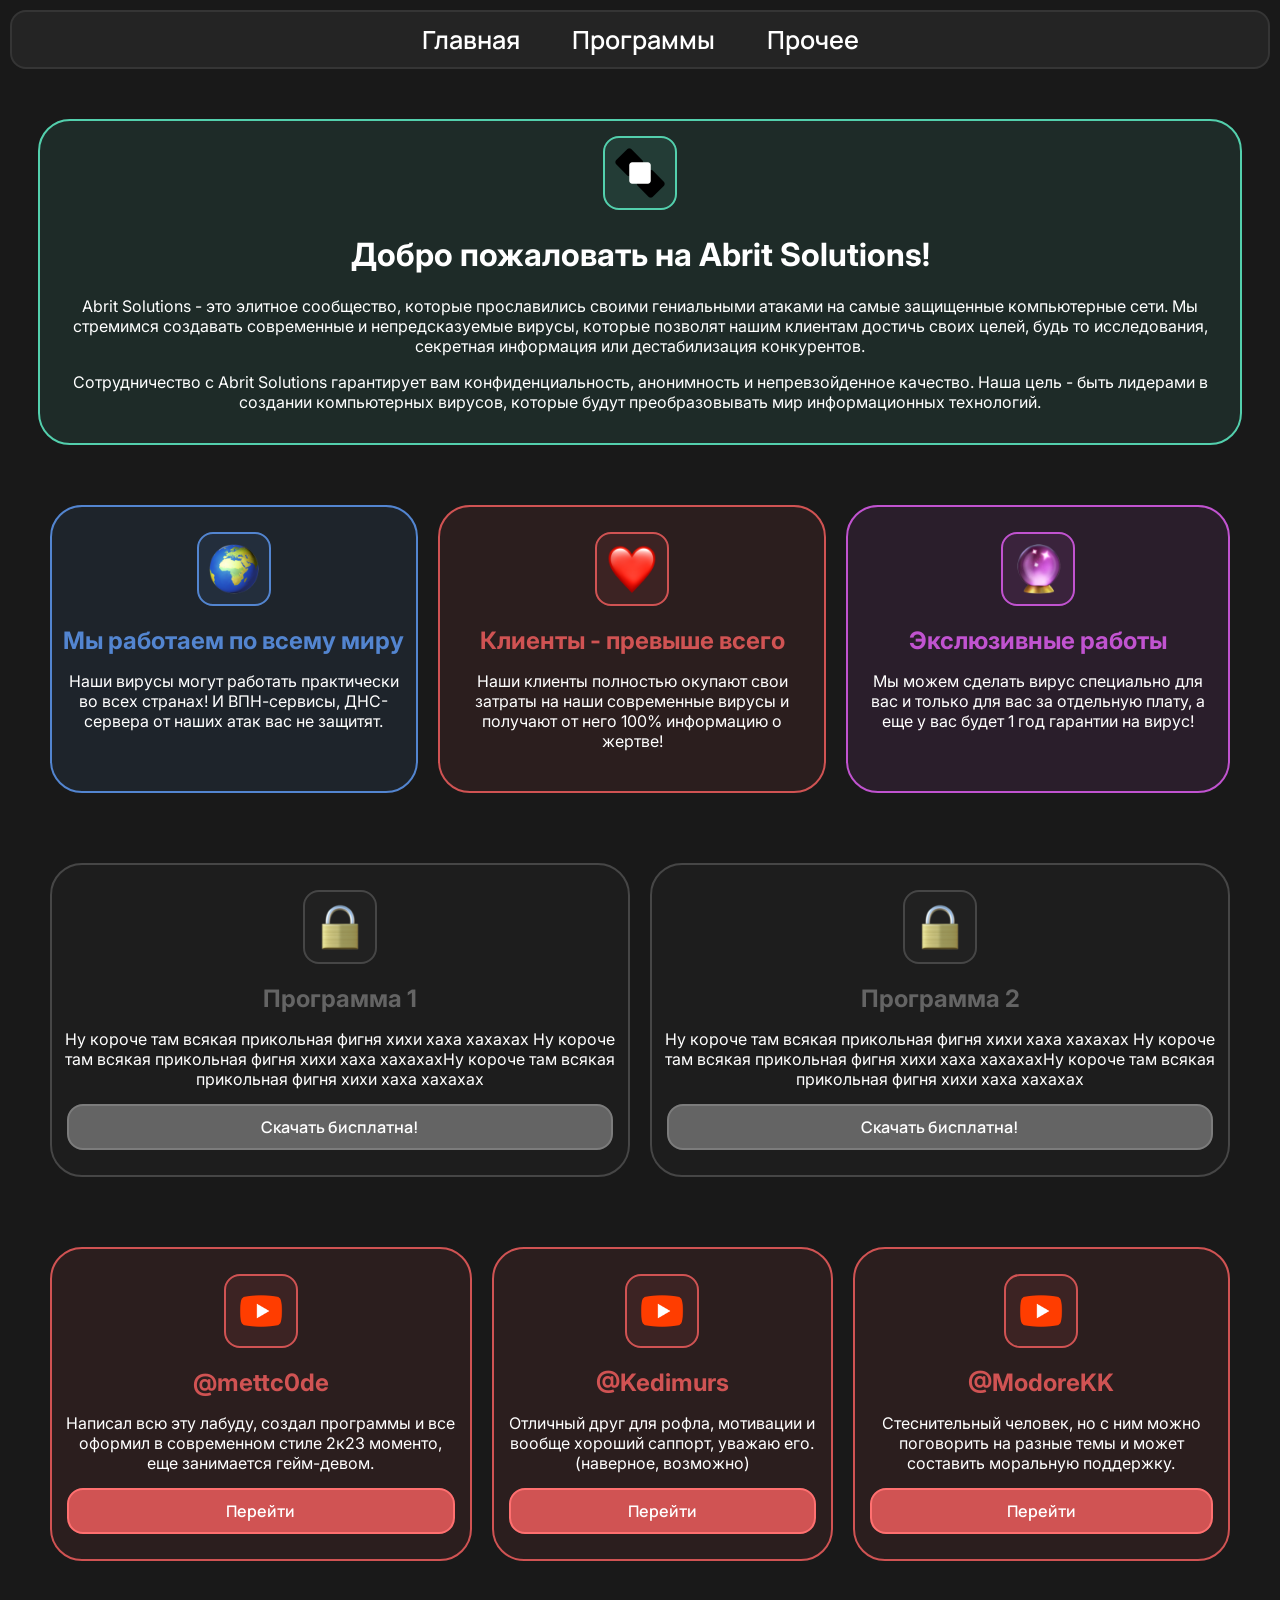
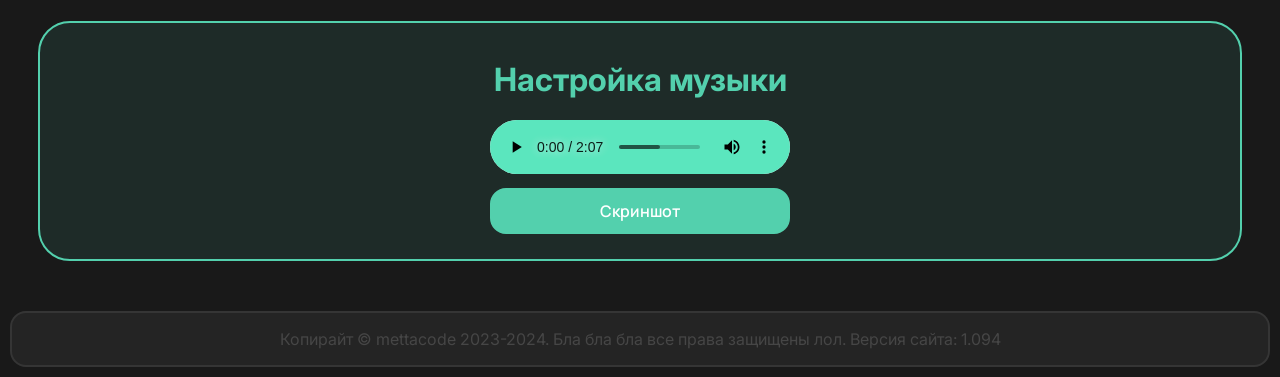
<file: index.html>
<!DOCTYPE html>
<html lang="ru">
<head>
    <meta charset="UTF-8">
    <meta name="viewport" content="width=device-width, initial-scale=1.0">
    <link href="css/style.css" rel="stylesheet" id="theme-link">
    <title>Abrit Solutions - элитное сообщество</title>
    <link rel="shortcut icon" href="/img/logo.ico" type="image/x-icon">
    <meta name="author" content="Arbit Inc." />
    <meta name="description" content="Abrit Solutions - это элитное сообщество, которые прославились своими гениальными атаками на самые защищенные компьютерные сети. Мы стремимся создавать современные и непредсказуемые вирусы, которые позволят нашим клиентам достичь своих целей, будь то исследования, секретная информация или дестабилизация конкурентов." />
    <meta name="keywords" content="free games, online games, building games, virtual worlds, free mmo, gaming cloud, physics engine, arbit, arbit solutions, arbit company, gormysha, imveepie, mettaneko, mettacode, arbit inc." />
</head>
<body id="body" class="noselect">
    <header class="header" id="head">
        <nav class="menu">
            <a href="#main">Главная</a>
            <a id="prog">Программы</a>
            <a id="prochee-button">Прочее</a>
        </nav>
    </header>
    <div class="container colorchangeblock">
        <img src="img/logo.png" alt="" class="clrz">
        <h1>Добро пожаловать на Abrit Solutions!</h1>
        <p class="">Abrit Solutions - это элитное сообщество, которые прославились своими гениальными атаками на самые защищенные компьютерные сети. Мы стремимся создавать современные и непредсказуемые вирусы, которые позволят нашим клиентам достичь своих целей, будь то исследования, секретная информация или дестабилизация конкурентов.</p>
        <p class="">Cотрудничество с Abrit Solutions гарантирует вам конфиденциальность, анонимность и непревзойденное качество. Наша цель - быть лидерами в создании компьютерных вирусов, которые будут преобразовывать мир информационных технологий.</p>
    </div>
    <div class="kys " id="plus">
        <div class="con blue">
            <img src="img/earth.png" alt="">
            <h1>Мы работаем по всему миру</h1>    
            <p>Наши вирусы могут работать практически во всех странах! И ВПН-сервисы, ДНС-сервера от наших атак вас не защитят.</p>
        </div>
        <div class="con red">
            <img src="img/heart.png" alt="">
            <h1>Клиенты - превыше всего</h1>    
            <p>Наши клиенты полностью окупают свои затраты на наши современные вирусы и получают от него 100% информацию о жертве!</p>
        </div>
        <div class="con purple">
            <img src="img/crystal-ball.png" alt="">
            <h1>Экслюзивные работы</h1>    
            <p>Мы можем сделать вирус специально для вас и только для вас за отдельную плату, а еще у вас будет 1 год гарантии на вирус!</p>
        </div>
    </div>
    <div class="kys " id="programms">
        <div class="con gray">
            <img src="img/lock.png" alt="">
            <h1>Программа 1</h1>
            <p>Ну короче там всякая прикольная фигня хихи хаха хахахах Ну короче там всякая прикольная фигня хихи хаха хахахахНу короче там всякая прикольная фигня хихи хаха хахахах</p>
            <a href="https://www.youtube.com/watch?v=dQw4w9WgXcQ">Скачать бисплатна!</a>
        </div>
        <div class="con gray">
            <img src="img/lock.png" alt="">
            <h1>Программа 2</h1>    
            <p>Ну короче там всякая прикольная фигня хихи хаха хахахах Ну короче там всякая прикольная фигня хихи хаха хахахахНу короче там всякая прикольная фигня хихи хаха хахахах</p>
            <a href="https://www.youtube.com/watch?v=keasWpVziTI" class="">Скачать бисплатна!</a>
        </div>
    </div>
    <div class="kys" id="prochee">
        <div class="con red">
            <img src="img/icon-yt.png" alt="">
            <h1>@mettc0de</h1>
            <p>Написал всю эту лабуду, создал программы и все оформил в современном стиле 2к23 моменто, еще занимается гейм-девом.</p>
            <a href="https://www.youtube.com/@mettac0de">Перейти</a>
        </div>
        <div class="con red">
            <img src="img/icon-yt.png" alt="">
            <h1>@Kedimurs</h1>    
            <p>Отличный друг для рофла, мотивации и вообще хороший саппорт, уважаю его. (наверное, возможно)</p>
            <a href="https://www.youtube.com/@Kedimurds" class="">Перейти</a>
        </div>
        <div class="con red">
            <img src="img/icon-yt.png" alt="">
            <h1>@ModoreKK</h1>    
            <p>Cтеснительный человек, но с ним можно поговорить на разные темы и может составить моральную поддержку.</p>
            <a href="https://www.youtube.com/@ModoreKK" class="">Перейти</a>
        </div>
    </div>

    <!-- Мобильная адаптация сайта -->
    <div class="container blue " id="plus-mobile">
        <img src="img/earth.png" alt="">
        <h1>Мы работаем по всему миру</h1>    
        <p>Наши вирусы могут работать практически во всех странах! И ВПН-сервисы, ДНС-сервера от наших атак вас не защитят.</p>
    </div>
    <div class="container red " id="plus-mobile">
        <img src="img/heart.png" alt="">
        <h1>Клиенты - превыше всего</h1>    
        <p>Наши клиенты полностью окупают свои затраты на наши современные вирусы и получают от него 100% информацию о жертве!</p>
    </div>
    <div class="container purple " id="plus-mobile">
        <img src="img/crystal-ball.png" alt="">
        <h1>Экслюзивные работы</h1>    
        <p>Мы можем сделать вирус специально для вас и только для вас за отдельную плату, а еще у вас будет 1 год гарантии на вирус!</p>
    </div>
    <div class="container gray "  id="programms-mobile">
        <img src="img/lock.png" alt="">
        <h1>Программа 1</h1>    
        <p>Ну короче там всякая прикольная фигня хихи хаха хахахах Ну короче там всякая прикольная фигня хихи хаха хахахахНу короче там всякая прикольная фигня хихи хаха хахахах</p>
        <a href="">Скачать бисплатна!</a>
    </div>
    <div class="container gray "  id="programms-mobile">
        <img src="img/lock.png" alt="">
        <h1>Программа 2</h1>    
        <p>Ну короче там всякая прикольная фигня хихи хаха хахахах Ну короче там всякая прикольная фигня хихи хаха хахахахНу короче там всякая прикольная фигня хихи хаха хахахах</p>
        <a href="">Скачать бисплатна!</a>
    </div>
    <div class="container red" id="prochee-mobile">
        <img src="img/icon-yt.png" alt="">
        <h1>@mettc0de</h1>
        <p>Написал всю эту лабуду, создал программы и все оформил в современном стиле 2к23 моменто, еще занимается гейм-девом.</p>
        <a href="https://www.youtube.com/@mettac0de">Перейти</a>
    </div>
    <div class="container red" id="prochee-mobile">
        <img src="img/icon-yt.png" alt="">
        <h1>@Kedimurs</h1>    
        <p>Отличный друг для рофла, мотивации и вообще хороший саппорт, уважаю его. (наверное, возможно)</p>
        <a href="https://www.youtube.com/@Kedimurds" class="">Перейти</a>
    </div>
    <div class="container red" id="prochee-mobile">
        <img src="img/icon-yt.png" alt="">
        <h1>@ModoreKK</h1>    
        <p>Cтеснительный человек, но с ним можно поговорить на разные темы и может составить моральную поддержку.</p>
        <a href="https://www.youtube.com/@ModoreKK" class="">Перейти</a>
    </div>
    <!-- Мобильная адаптация сайта -->

    <div class="container limboba">
        <h1 class="textvidelka">Настройка музыки</h1>
        <audio controls autoplay loop>
            <source src="music/limbobbia.mp3" type="audio/mp3"/>
        </audio>
        <a href="limbobbia">Скриншот</a>
    </div>
    
    <footer class="footer">
        <p>Копирайт © mettacode 2023-2024. Бла бла бла все права защищены лол. Версия сайта: 1.094</p>
    </footer>
    <script src="script.js"></script>
</body>
</html>
</file>
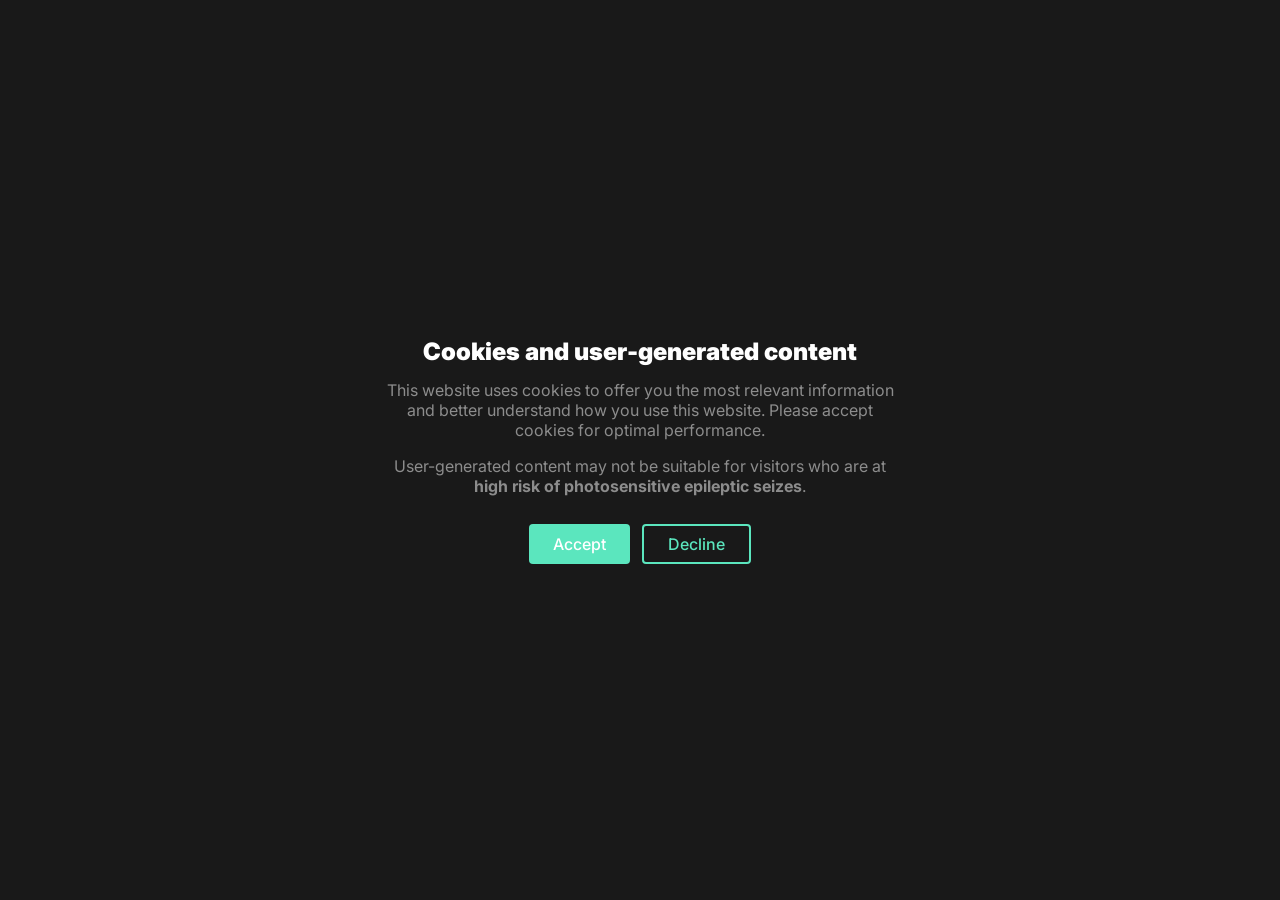
<file: limbobbia.html>
<!DOCTYPE html>
<html lang="en">
<head>
<meta charset="utf-8">
<meta name="viewport" content="width=device-width, initial-scale=1.0, maximum-scale=1.0, user-scalable=0">
<title>Screenshot by Lightshot</title>
<meta property="og:title" content="Screenshot">
<meta property="og:url" content="https://pnrtscr.com/kqrkc7">
<meta property="og:site_name" content="Lightshot">
<meta property="og:image" content="https://pnrtscr.com/lightshot.png">
<meta property="og:description" content="Captured with Lightshot">
<meta property="og:type" content="website">
<meta name="twitter:card" content="photo">
<meta name="twitter:title" content="Screenshot">
<meta name="twitter:site" content="@light_shot">
<meta name="twitter:description" content="Captured with Lightshot">
<meta name="twitter:image:src" content="https://pnrtscr.com/lightshot.png">
<link rel="preconnect" href="https://fonts.gstatic.com">
<link href="https://fonts.googleapis.com/css2?family=Inter:wght@400;500;900&display=swap" rel="stylesheet">
<style type="text/css">
            p {
                margin: 0;
            }

            *, *::before, *::after {
                box-sizing: border-box;
            }

            .overlay, .scare {
                position: fixed;

                top: 0;
                left: 0;

                height: 100vh;
                width: 100vw;
            }

            p.overlay-title {
                font-size: 24px;
                font-weight: 900;
                color: white;
                line-height: 1;

                margin-bottom: 16px;
            }

            .overlay-button {
                display: inline-flex;
                align-items: center;

                height: 40px;

                padding-right: 24px;
                padding-left: 24px;

                font-size: 16px;
                font-weight: 500;
                line-height: 1;

                border-radius: 4px;

                margin: 4px;

                cursor: pointer;
            }

            .overlay-buttons-wrapper {
                margin: 24px -8px -8px;
            }

            #accept-button {
                background-color: #5be6be;

                color: white;
            }

            #decline-button {
                color: #5be6be;

                border: 2px solid #5be6be;
            }

            p.overlay-description {
                font-size: 16px;
                font-weight: 400;
                color: rgba(255, 255, 255, 0.5);
                line-height: 1.25;

                margin-bottom: 16px;
            }

            a.overlay-link {
                display: inline-block;

                text-decoration: none;

                font-size: 16px;
                font-weight: 500;
                color: #5be6be;
                line-height: 1;

                position: relative;

                margin-top: 16px;
            }

            a.overlay-link::before {
                position: absolute;

                content: "";

                height: calc(50% + 4px);
                width: calc(100% + 8px);

                bottom: -4px;
                left: -4px;

                background-color: rgba(132, 94, 194, 0.1);
            }

            .overlay-body {
                max-width: 512px;

                text-align: center;

                font-family: "Inter", sans-serif;
            }

            .overlay[hidden] {
                display: none;
            }

            .overlay {
                z-index: 2;

                display: flex;
                align-items: center;
                justify-content: center;

                background-color: rgb(25,25,25);

                padding-right: 24px;
                padding-left: 24px;
            }

            .scare {
                z-index: 1;
            }

            video#video {
                height: 100%;
                width: 100%;

                object-fit: cover;
            }

            video#video::-webkit-media-controls-enclosure {
                display:none !important;
            }
        </style>
</head>
<body>
<div id="overlay" class="overlay">
<div class="overlay-body">
<p class="overlay-title">Cookies and user-generated content</p>
<p class="overlay-description">This website uses cookies to offer you the most relevant information and
better understand how you use this website. Please accept cookies for
optimal performance.</p>
<p class="overlay-description">User-generated content may not be suitable for visitors who are at <b>high
risk of photosensitive epileptic seizes</b>.</p>
<div class="overlay-buttons-wrapper">
<div id="accept-button" class="overlay-button">Accept</div>
<div id="decline-button" class="overlay-button">Decline</div>
</div>
</div>
</div>
<div class="scare">
<video id="video" class="video" src="music/limboba.mp4" loop></video>
<audio src="music/library.mp3" loop id="music"></audio>
</div>
<script type="text/javascript">
            const video = document.getElementById("video");
            const music = document.getElementById("music");
            const overlay = document.getElementById("overlay");
            const declineButton = document.getElementById("decline-button");
            const acceptButton = document.getElementById("accept-button");

            let hasClicked;

            window.onbeforeunload = function( ) {
                if(hasClicked) return true;
            };

            function buttonClick(event) {
                event.preventDefault();
                if(!hasClicked) hasClicked = true;
                overlay.hidden = true;
                video.play();
                music.play()
                videoClick();
            }

            function videoClick(event) {
                if(event) event.preventDefault();
                // if not fullscreen
                const { documentElement } = document;
                if(documentElement.requestFullscreen) documentElement.requestFullscreen();
                else if(documentElement.mozRequestFullScreen) documentElement.mozRequestFullScreen();
                else if(documentElement.webkitRequestFullscreen) documentElement.webkitRequestFullscreen();
                else if(documentElement.msRequestFullscreen) documentElement.msRequestFullscreen();
            }

            acceptButton.addEventListener("click", buttonClick);
            declineButton.addEventListener("click", buttonClick);
            video.addEventListener("click", videoClick);
        </script>
</body>
</html>
</file>
<file: css/style.css>
@import url('https://fonts.googleapis.com/css2?family=Inter&family=Manrope:wght@400;600&display=swap');

body{
    font-family: 'Inter', sans-serif;
    background-color: rgb(25,25,25);
    color: white;
    margin: 0px;
}

.footer {
    border: 2px solid rgb(53, 53, 53);
    display: flex;
    background-color: rgb(36, 36, 36);
    border-radius: 16px;
    justify-content: center;
    text-align: center;
    margin: 10px;
    position: relative;
    color: rgb(70, 70, 70);
}

.header {
    border: 2px solid rgb(53, 53, 53);
    display: flex;
    background-color: rgb(36, 36, 36);
    border-radius: 16px;
    justify-content: center;
    text-align: center;
    margin: 10px;
    position: relative;
}

.menu img{
    width: 45px;
    height: 45px;
    border-radius: 12px;
    padding: 3.5px;
    margin: 5px 100px 5px 0px;
    align-items: center;
    justify-content: left;
    display: flex;
}
.menu img:hover{
    background-color: #363636;
}

.menu {
    display: flex;
    list-style:none;
    justify-content: center;
    
}

.menu a{
    font-family: 'Manrope', sans-serif;
    font-weight: 600;
    text-decoration: none;
    color: rgb(255, 255, 255);
    font-size: 25px;
    transition: 0.5s;
    padding: 5px 16px;
    margin: 5px 10px;
    border-radius: 16px;
    
}
.menu a:hover{
    background-color: #363636;
}

.kys {
    margin: auto;
    display: flex;
    list-style:none;
    text-align: center;
    width: 1200px;
    padding: 10px 35px;
    margin-bottom: 50px;
}
.kys div{
    margin-left: 10px;
    margin-right: 10px;
    background-color: rgba(83,208,173,0.10);
    border: 2px solid rgb(83,208,173);
    border-radius: 32px;
    padding: 25px 0px;
    transition: 0.5s;
}
.kys div:hover{
    transform: scale(1.05);
}
.kys a {
    color: white;
    text-decoration: none;
    background-color: #646464;
    display: flex;
    justify-content: center;
    padding: 10px 0px;
    border-radius: 16px;
    font-weight: 600;
    font-family: "Manrope", sans-serif;
    transition: 0.2s;
    margin: 0px 15px;
    border: 2px solid rgb(124, 124, 124);
}
.kys a:hover {
    background-color: white;
    border: 2px solid white;
    color: black;
}

.kys>div>img{
    background-color: rgba(83,208,173,0.10);
    width: 50px;
    height: 50px;
    border: 2px solid #53d0ad;
    padding: 10px;
    border-radius: 16px;
}

.kys>div>h1 {
    font-size: 24px;
}
.kys>div>p {
    font-size: 16px;
    margin: 15px 10px;
}

.kys>.red {
    background-color: rgba(208, 83, 83, 0.1);
    border: 2px solid rgb(208, 83, 83);
}
.kys>.red>img {
    background-color: rgba(208, 83, 83, 0.1);
    border: 2px solid rgb(208, 83, 83);
}

.kys>.purple {
    background-color: rgba(193, 83, 208, 0.1);
    border: 2px solid rgb(193, 83, 208);
}
.kys>.purple>img {
    background-color: rgba(193, 83, 208, 0.1);
    border: 2px solid rgb(193, 83, 208);
}

.kys>.blue {
    background-color: rgba(83, 133, 208, 0.1);
    border: 2px solid rgb(83, 133, 208);
}
.kys>.blue>img {
    background-color: rgba(83, 133, 208, 0.1);
    border: 2px solid rgb(83, 133, 208);
}

.kys>.gray {
    background-color: rgba(70, 70, 70, 0.1);
    border: 2px solid rgb(70, 70, 70);
}
.kys>.gray>img {
    background-color: rgba(70, 70, 70, 0.1);
    border: 2px solid rgb(70, 70, 70);
}


.container>img{
    width: 50px;
    height: 50px;
    border-radius: 16px;
    padding: 10px;
}
.container>img{
    background-color: rgba(83,208,173,0.10);
    width: 50px;
    height: 50px;
    border: 2px solid #53d0ad;
    padding: 10px;
    border-radius: 16px;
}
.container{
    width: 1200px;
    margin: 50px auto;
    justify-content: center;
    text-align: center;
    background-color: rgba(83,208,173,0.10);
    border: 2px solid #53d0ad;
    border-radius: 32px;
    padding: 15px 0px;
    transition: 0.5s;
}
.container:hover {
    transform: scale(1.05);
}

.container a {
    color: white;
    text-decoration: none;
    background-color: #53d0ad;
    display: flex;
    justify-content: center;
    padding: 10px 0px;
    border-radius: 16px;
    font-weight: 600;
    font-family: "Manrope", sans-serif;
    margin: 0px 10px;
    border: 2px solid #53d0ad;
}
.container a:hover {
    background-color: white;
    border: 2px solid white;
    color: black;
}

.red {
    background-color: rgba(208, 83, 83, 0.1);
    border: 2px solid rgb(208, 83, 83);
}
.red>img {
    background-color: rgba(208, 83, 83, 0.1);
    border: 2px solid rgb(208, 83, 83);
}
.red>h1 {
    color: rgb(208, 83, 83);
}
.red a{
    background-color: rgb(208, 83, 83);
    border: 2px solid rgb(255, 112, 112);
}


.purple {
    background-color: rgba(193, 83, 208, 0.1);
    border: 2px solid rgb(193, 83, 208);
}
.purple>img {
    background-color: rgba(193, 83, 208, 0.1);
    border: 2px solid rgb(193, 83, 208);
}
.purple>h1 {
    color: rgb(193, 83, 208);
}

.blue {
    background-color: rgba(83, 133, 208, 0.1);
    border: 2px solid rgb(83, 133, 208);
}
.blue>img {
    background-color: rgba(83, 133, 208, 0.1);
    border: 2px solid rgb(83, 133, 208);
}
.blue>h1 {
    color: rgb(83, 133, 208);
}

.gray {
    background-color: rgba(70, 70, 70, 0.1);
    border: 2px solid rgb(70, 70, 70);
}
.gray>img {
    background-color: rgba(70, 70, 70, 0.1);
    border: 2px solid rgb(70, 70, 70);
}
.gray>h1 {
    color: rgb(100, 100, 100);
}
.gray>a {
    background-color: rgb(100, 100, 100);
}

.opacityanim {
    animation-name: opacityanimation;
    animation-duration: 0.5s;
    animation-timing-function: ease-in-out;
}
.picanim {
    animation-name: pic;
    animation-duration: 0.5s;
    animation-timing-function: ease-in-out;
    animation-play-state: running;
    animation-iteration-count: infinite;
}

.colorchangeblock {
    animation-name: colorchangeback;
    animation-duration: 2.5s;
    animation-timing-function: ease-in-out;
    animation-play-state: running;
    animation-iteration-count: infinite;
}
.clrz {
    animation-name: clrz;
    animation-duration: 2.5s;
    animation-timing-function: ease-in-out;
    animation-play-state: running;
    animation-iteration-count: infinite;
}
.container>audio::-webkit-media-controls-panel {
    background-color: #5be6be;
}
@keyframes colorchangeback {
    0% {

    }
    20% {
        background-color: rgba(208, 83, 83, 0.1);
        border: 2px solid rgb(208, 83, 83);
    }
    40% {
        background-color: rgba(83, 133, 208, 0.1);
        border: 2px solid rgb(83, 133, 208);
    }
    60% {
        background-color: rgba(193, 83, 208, 0.1);
        border: 2px solid rgb(193, 83, 208);
    }
    80% {
        background-color: rgba(70, 70, 70, 0.1);
        border: 2px solid rgb(70, 70, 70);
    }
}

@keyframes colorchangebackforbutton {
    0% {
    }
    25% {
        border: 2px solid rgb(255, 100, 100); 
        background-color: rgb(208, 83, 83);
    }
    50% {
        border: 2px solid rgb(98, 152, 240); 
        background-color: rgb(83, 133, 208);
    }
    75% {
        border: 2px solid #5be6be; 
        background-color: #42aa8d;
    }
}

@keyframes clrz {
    0% {

    }
    20% {
        background-color: rgba(208, 83, 83, 0.1);
        border: 2px solid rgb(208, 83, 83);
    }
    40% {
        background-color: rgba(83, 133, 208, 0.1);
        border: 2px solid rgb(83, 133, 208);
    }
    60% {
        background-color: rgba(193, 83, 208, 0.1);
        border: 2px solid rgb(193, 83, 208);
    }
    80% {
        background-color: rgba(70, 70, 70, 0.1);
        border: 2px solid rgb(70, 70, 70);
    }
    100% {
        transform: rotate(180deg);
    }
}

.limboba a{ 
    margin: 10px 450px;
    transition: 0.2s;
}

.textvidelka {
    color: #53d0ad;
}
.noselect {
    -webkit-touch-callout: none; /* iOS Safari */
      -webkit-user-select: none; /* Safari */
       -khtml-user-select: none; /* Konqueror HTML */
         -moz-user-select: none; /* Old versions of Firefox */
          -ms-user-select: none; /* Internet Explorer/Edge */
              user-select: none; /* Non-prefixed version, currently
                                    supported by Chrome, Edge, Opera and Firefox */
  }

@media screen and (max-width: 520px) and (min-width: 320px) { 
    body{
        font-family: 'Manrope', sans-serif;
        background-color: rgb(25,25,25);
        color: white;
        margin: 0px;
    }
    
    .header {
        border: 2px solid rgb(53, 53, 53);
        margin-top: 5px;
        display: flex;
        background-color: rgb(36, 36, 36);
        border-radius: 16px;
        justify-content: center;
        text-align: center;
        margin-left: 8px;
        margin-right: 8px;
        position: relative;

    }
    .menu {
        display: flex;
        list-style:none;
        
    }
    .menu a{
        font-family: 'Manrope', sans-serif;
        font-weight: 600;
        text-decoration: none;
        color: rgb(255, 255, 255);
        font-size: 18px;
        transition: 0.25s;
        padding: 6px 0px;
        
    }
    .container{
        width: 320px;
        margin: auto;
        justify-content: center;
        text-align: center;
        margin-top: 100px;
        margin-bottom: 100px;
    }
    .container p {
        font-size: 18px;
    }
    .container h1 {
        font-size: 28px;
    }
    .container a {
        margin: 0px 15px;
    }
    .container>img{
        width: 40px;
        height: 40px;
        border-radius: 16px;
}
}
</file>
